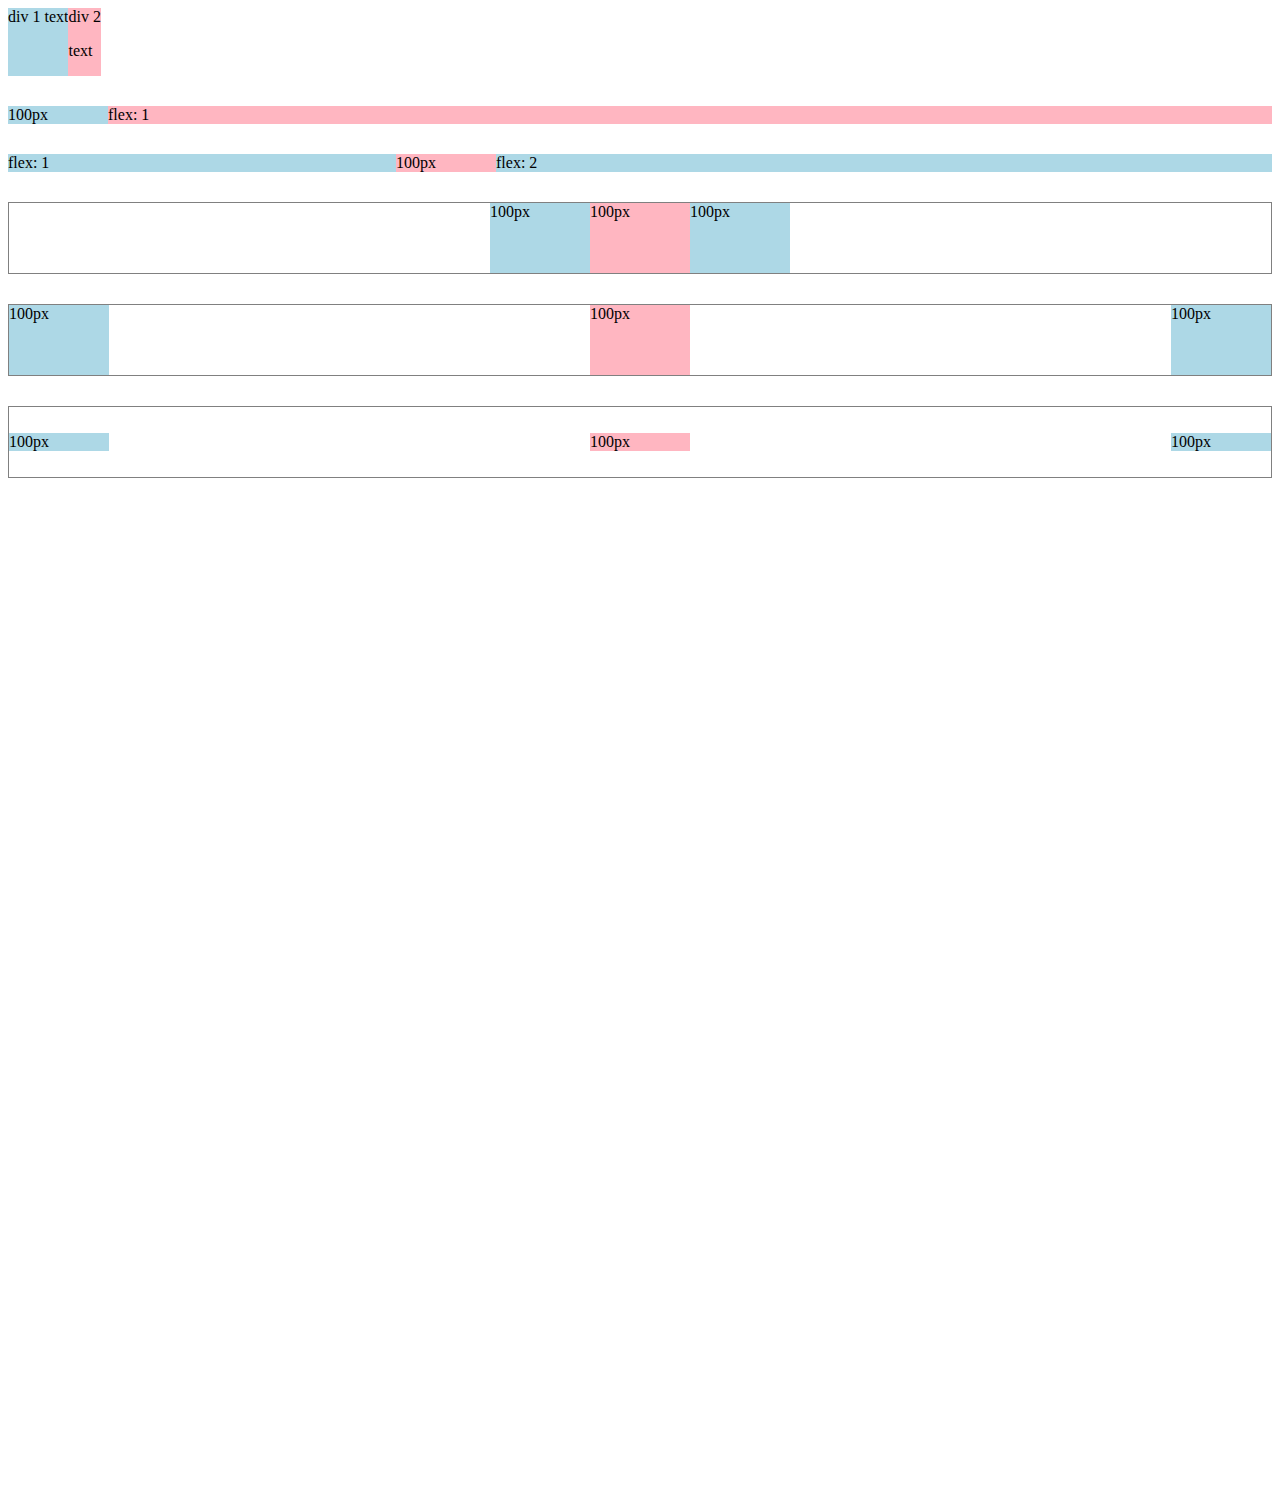
<file: html-css course/flexbox.html>
<!DOCTYPE html>
<html>
  <head>
    <title>Flexbox Practice</title>
  </head>
  <body style="padding-bottom: 1000px;">
    <div style="
      display: flex;
      flex-direction: row;
    ">
      <div style="background-color: lightblue;">div 1 text</div>
      <div style="background-color: lightpink;">div 2 <p>text</p></div>
    </div>

    <div style="
      margin-top: 30px;
      display: flex;
      flex-direction: row;
    ">
      <div style="
        background-color: lightblue;
        width: 100px;
      ">100px</div>
      <div style="
        background-color: lightpink;
        flex: 1;
      ">flex: 1</div>
    </div>

    <div style="
      margin-top: 30px;
      display: flex;
      flex-direction: row;
    ">
      <div style="
        background-color: lightblue;
        flex: 1;
      ">flex: 1</div>
      <div style="
        background-color: lightpink;
        width: 100px;
      ">100px</div>
      <div style="
        background-color: lightblue;
        flex: 2;
      ">flex: 2</div>
    </div>

    <div style="
      margin-top: 30px;
      height: 70px;
      border-width: 1px;
      border-style: solid;
      border-color: gray;

      display: flex;
      flex-direction: row;
      justify-content: center;
    ">
      <div style="
        background-color: lightblue;
        width: 100px;
      ">100px</div>
      <div style="
        background-color: lightpink;
        width: 100px;
      ">100px</div>
      <div style="
        background-color: lightblue;
        width: 100px;
      ">100px</div>
    </div>

    <div style="
      margin-top: 30px;
      height: 70px;
      border-width: 1px;
      border-style: solid;
      border-color: gray;

      display: flex;
      flex-direction: row;
      justify-content: space-between;
    ">
      <div style="
        background-color: lightblue;
        width: 100px;
      ">100px</div>
      <div style="
        background-color: lightpink;
        width: 100px;
      ">100px</div>
      <div style="
        background-color: lightblue;
        width: 100px;
      ">100px</div>
    </div>

    <div style="
      margin-top: 30px;
      height: 70px;
      border-width: 1px;
      border-style: solid;
      border-color: gray;

      display: flex;
      flex-direction: row;
      justify-content: space-between;
      align-items: center;
    ">
      <div style="
        background-color: lightblue;
        width: 100px;
      ">100px</div>
      <div style="
        background-color: lightpink;
        width: 100px;
      ">100px</div>
      <div style="
        background-color: lightblue;
        width: 100px;
      ">100px</div>
    </div>
  </body>
</html>
</file>
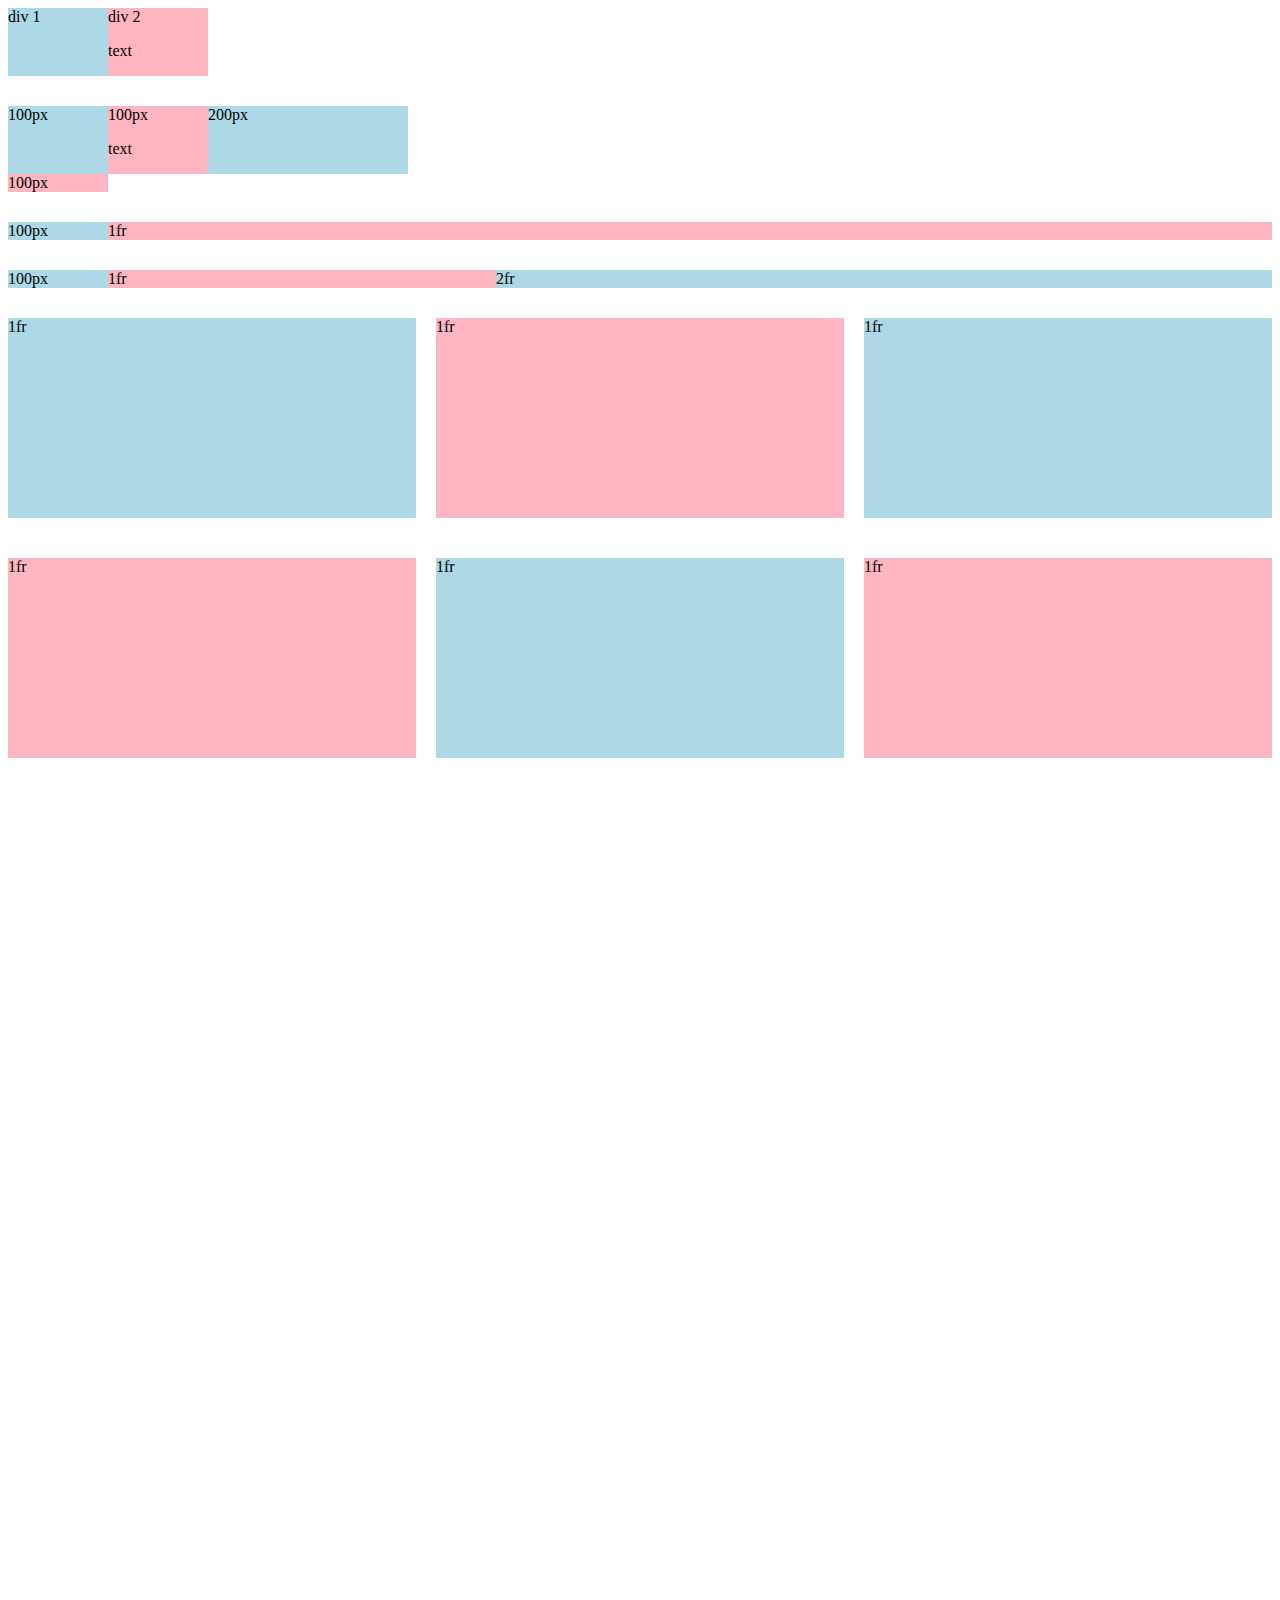
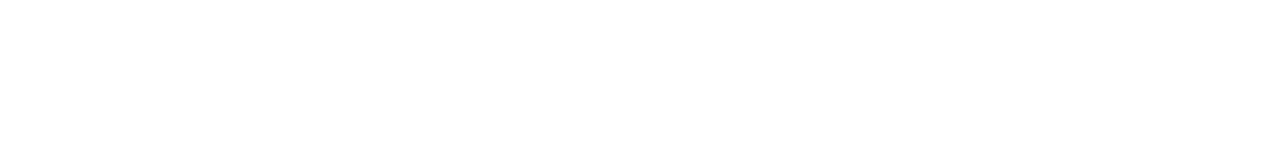
<file: html-css course/grid.html>
<!DOCTYPE html>
<html>
  <head>
    <title>Grid Practice</title>
  </head>
  <body style="padding-bottom: 1000px;">
    <div style="
      display: grid;
      grid-template-columns: 100px 100px;
    ">
      <div style="background-color: lightblue;">div 1</div>
      <div style="background-color: lightpink;">div 2<p>text</p></div>
    </div>

    <div style="
      margin-top: 30px;
      display: grid;
      grid-template-columns: 100px 100px 200px;
    ">
      <div style="background-color: lightblue;">100px</div>
      <div style="background-color: lightpink;">100px<p>text</p></div>
      <div style="background-color: lightblue;">200px</div>
      <div style="background-color: lightpink;">100px</div>
    </div>

    <div style="
      margin-top: 30px;
      display: grid;
      grid-template-columns: 100px 1fr;
    ">
      <div style="background-color: lightblue;">100px</div>
      <div style="background-color: lightpink;">1fr</div>
    </div>

    <div style="
      margin-top: 30px;
      display: grid;
      grid-template-columns: 100px 1fr 2fr;
    ">
      <div style="background-color: lightblue;">100px</div>
      <div style="background-color: lightpink;">1fr</div>
      <div style="background-color: lightblue;">2fr</div>
    </div>

    <div style="
      margin-top: 30px;
      display: grid;
      grid-template-columns: 1fr 1fr 1fr;
      column-gap: 20px;
      row-gap: 40px;
    ">
      <div style="background-color: lightblue; height: 200px;">1fr</div>
      <div style="background-color: lightpink; height: 200px;">1fr</div>
      <div style="background-color: lightblue; height: 200px;">1fr</div>
      <div style="background-color: lightpink; height: 200px;">1fr</div>
      <div style="background-color: lightblue; height: 200px;">1fr</div>
      <div style="background-color: lightpink; height: 200px;">1fr</div>
    </div>
  </body>
</html>
</file>
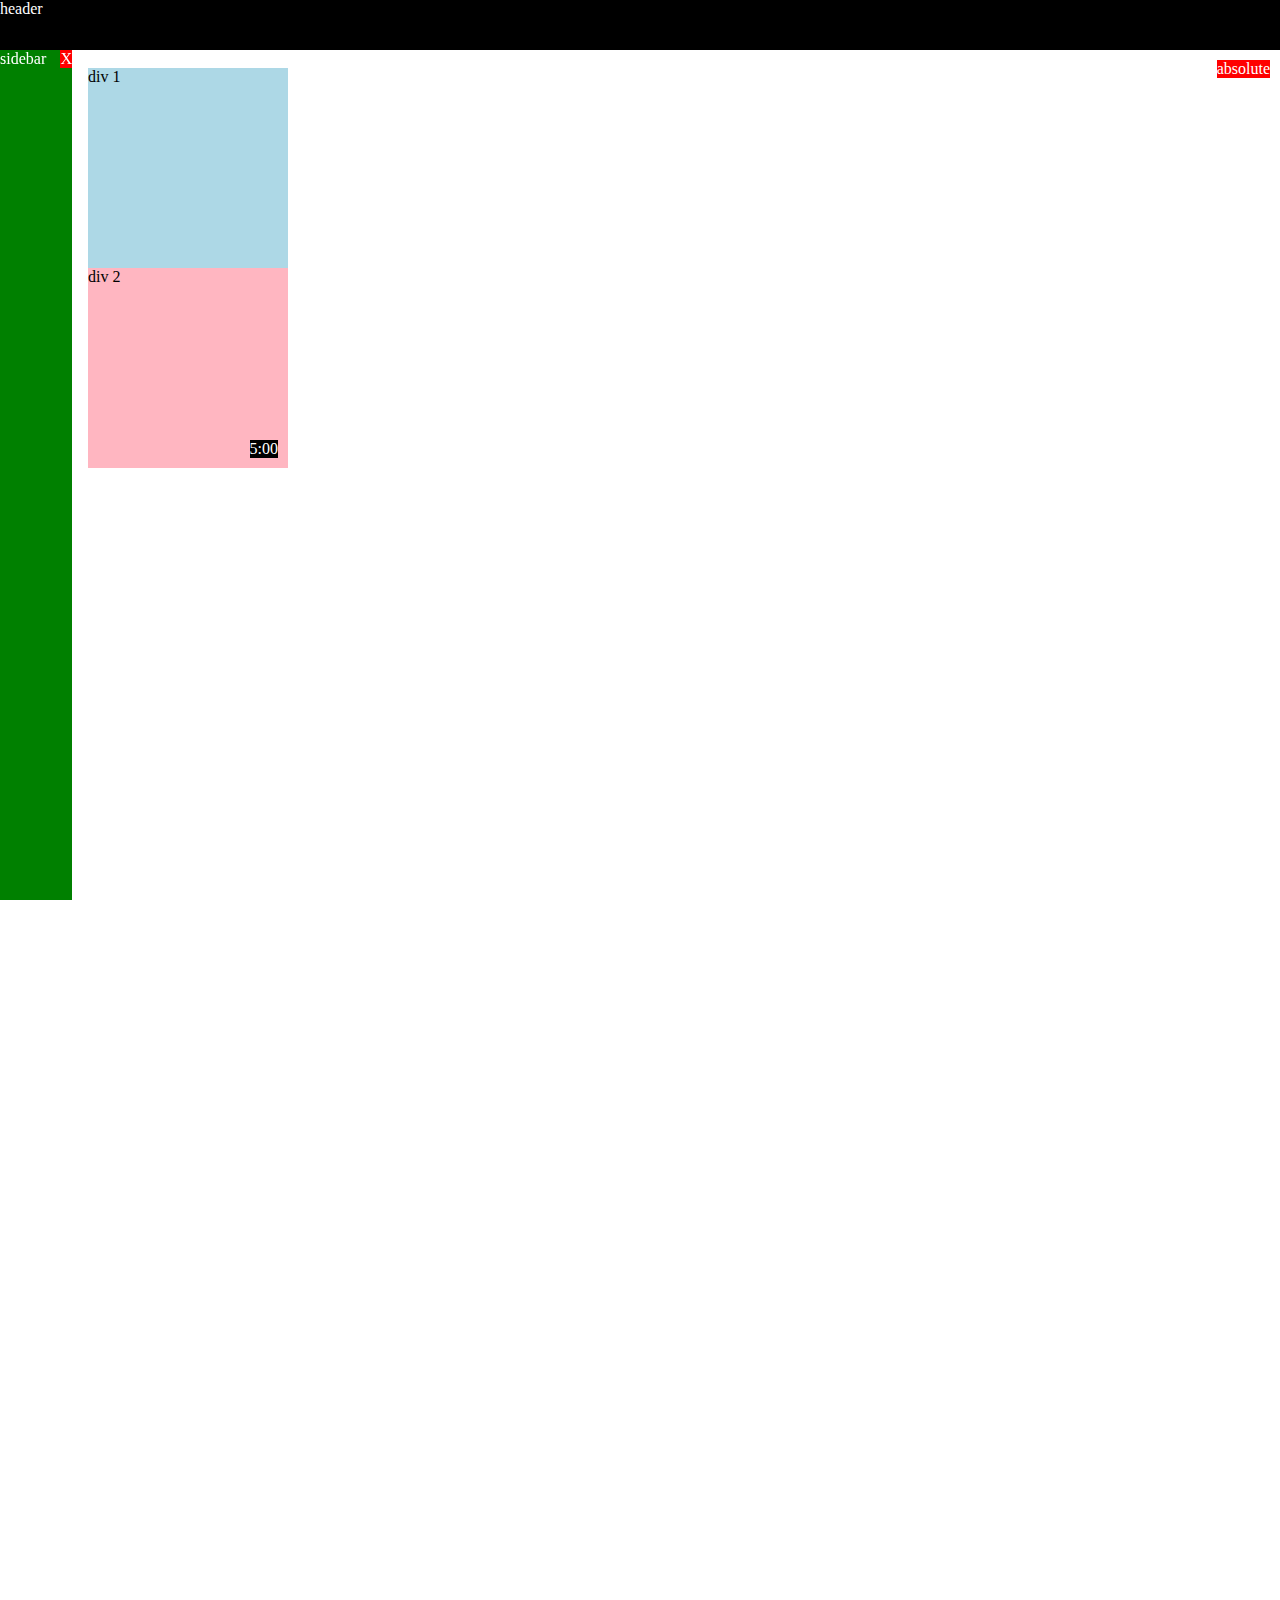
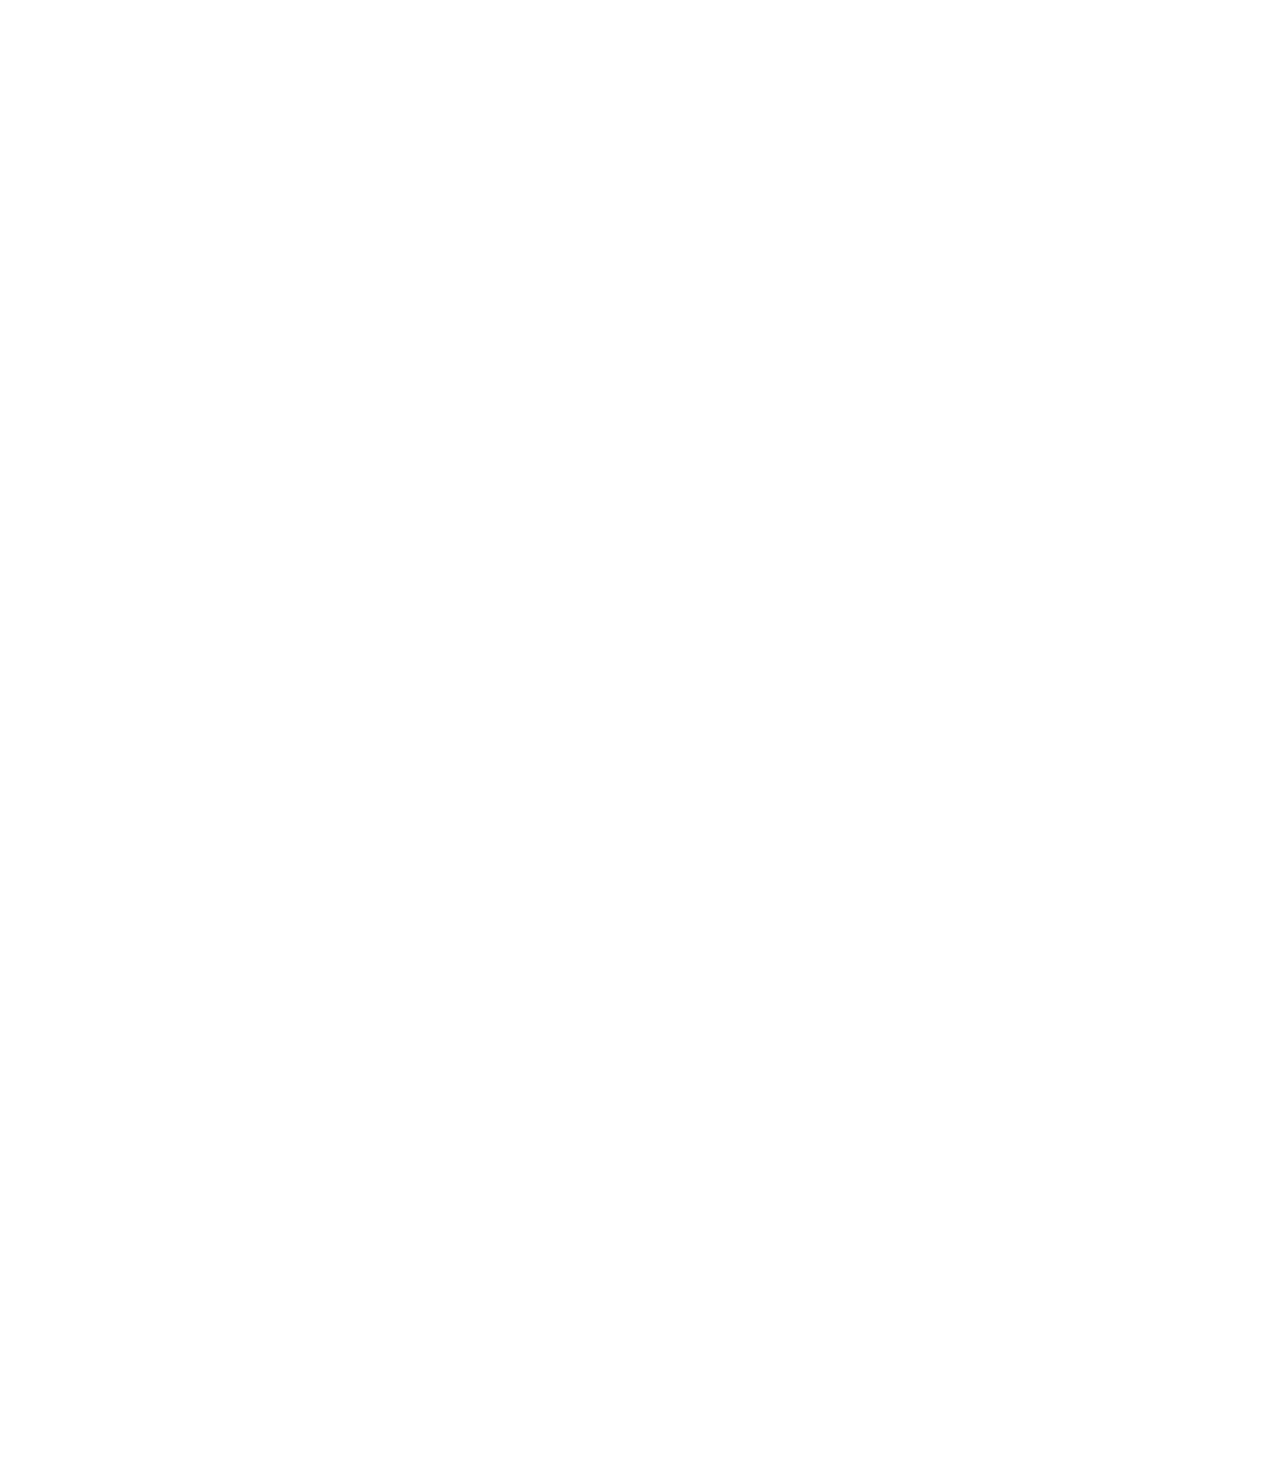
<file: html-css course/position.html>
<!DOCTYPE html>
<html>
  <head>
    <title>Position Practice</title>
  </head>
  <body style="
    height: 3000px;
    padding-top: 60px;
    padding-left: 80px;
  ">
    <div style="
      background-color: black;
      color: white;
      position: fixed;
      top: 0;
      left: 0;
      right: 0;
      height: 50px;
      z-index: 100;
    ">header</div>

    <div style="
      background-color: green;
      color: white;
      position: fixed;
      left: 0;
      bottom: 0;
      top: 50px;
      width: 72px;
    ">
      sidebar
      <div style="
        position: absolute;
        background-color: red;
        color: white;
        top: 0;
        right: 0;
      ">
        X
      </div>
    </div>

    <div style="
      position: absolute;
      background-color: red;
      color: white;
      top: 60px;
      right: 10px;
    ">
      absolute
    </div>

    <div style="
      background-color: lightblue;
      height: 200px;
      width: 200px;
      position: static;
    ">div 1</div>
    <div style="
      background-color: lightpink;
      height: 200px;
      width: 200px;
      position: relative;
    ">
      div 2
      <div style="
        position: absolute;
        background-color: black;
        color: white;
        bottom: 10px;
        right: 10px;
      ">
        5:00
      </div>
    </div>

  </body>
</html>
</file>
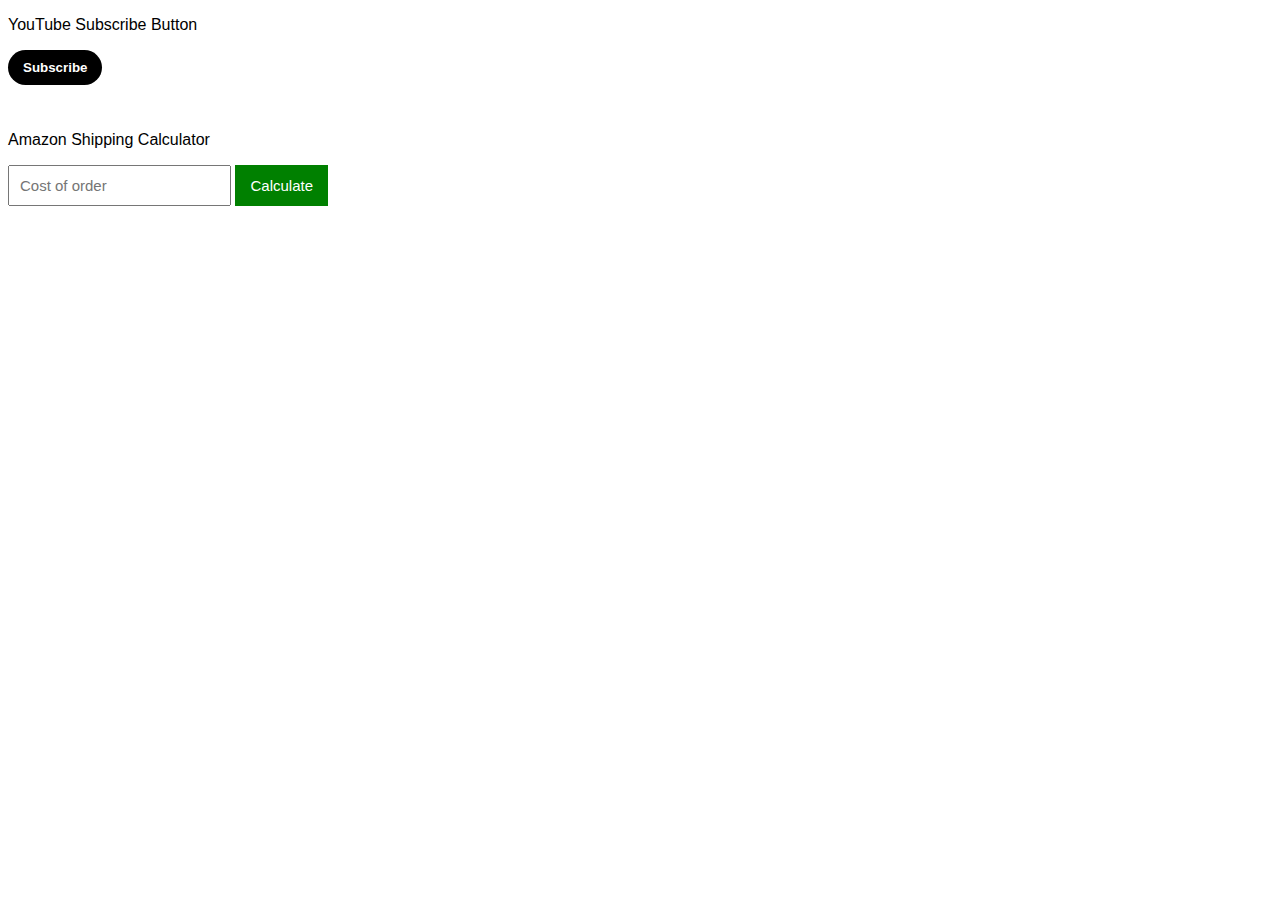
<file: javascript-course/dom-projects.html>
<!DOCTYPE html>
<html>
  <head>
    <title>DOM Projects</title>
    <style>
      body {
        font-family: Arial;
      }

      .subscribe-button {
        border: none;
        background-color: black;
        color: white;
        padding-top: 10px;
        padding-bottom: 10px;
        padding-left: 15px;
        padding-right: 15px;
        font-weight: bold;
        border-radius: 50px;
        cursor: pointer;
        margin-bottom: 30px;
      }

      .is-subscribed {
        background-color: rgb(240, 240, 240);
        color: black;
      }

      .cost-input {
        font-size: 15px;
        /*
        padding-top: 10px;
        padding-bottom: 10px;
        padding-left: 10px;
        padding-right: 10px;
        */
        padding: 10px;
      }

      .calculate-button {
        background-color: green;
        color: white;
        border: none;
        font-size: 15px;
        padding: 12px 15px;
        cursor: pointer;
      }
    </style>
  </head>
  <body>
    <p>YouTube Subscribe Button</p>
    <button onclick="
      subscribe();
    " class="js-subscribe-button subscribe-button">
      Subscribe
    </button>

    <p>Amazon Shipping Calculator</p>
    <input placeholder="Cost of order" class="js-cost-input cost-input" onkeydown="
      handleCostKeydown(event);
    ">
    <button onclick="
      calculateTotal();
    " class="calculate-button">Calculate</button>
    <p class="js-total-cost"></p>

    <script>
      String(25)
      console.log('25' - 5);
      console.log('25' + 5);

      window.document
      window.console.log('window');
      window.alert

      function handleCostKeydown(event) {
        if (event.key === 'Enter') {
          calculateTotal();
        }
      }

      function calculateTotal() {
        const inputElement = document.querySelector('.js-cost-input');
        let cost = Number(inputElement.value);

        if (cost < 40) {
          cost = cost + 10;
        }

        document.querySelector('.js-total-cost')
          .innerHTML = `$${cost}`;
      }

      function subscribe() {
        const buttonElement = document.querySelector('.js-subscribe-button');

        if (buttonElement.innerText === 'Subscribe') {
          buttonElement.innerHTML = 'Subscribed';
          buttonElement.classList.add('is-subscribed');
        } else {
          buttonElement.innerHTML = 'Subscribe';
          buttonElement.classList.remove('is-subscribed');
        }
      }

    </script>
  </body>
</html>
</file>
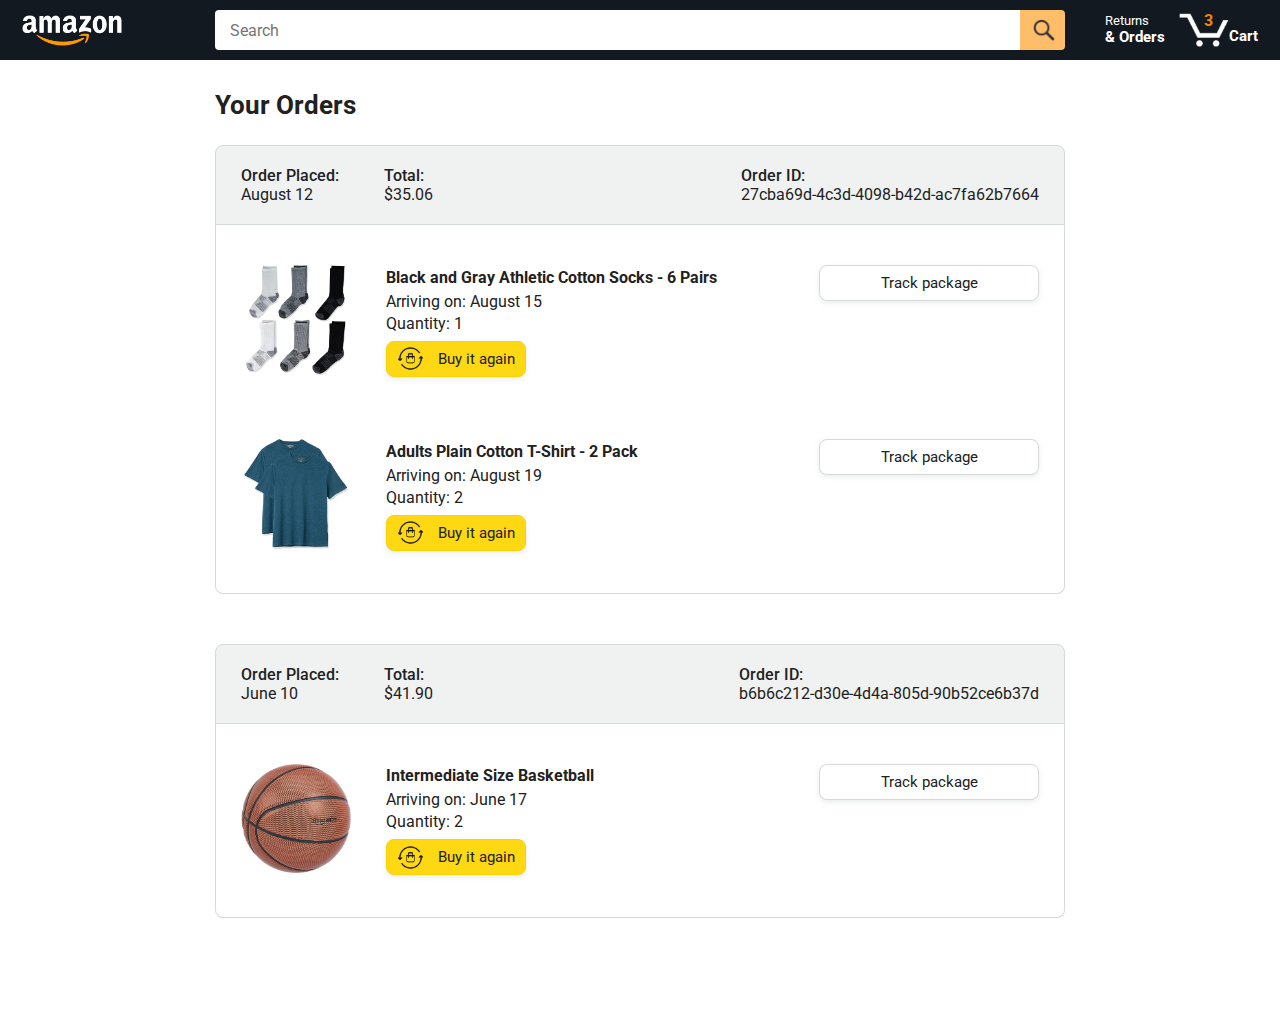
<file: javascript-course/orders.html>
<!DOCTYPE html>
<html>
  <head>
    <title>Orders</title>

    <!-- This code is needed for responsive design to work.
      (Responsive design = make the website look good on
      smaller screen sizes like a phone or a tablet). -->
    <meta name="viewport" content="width=device-width, initial-scale=1">

    <!-- Load a font called Roboto from Google Fonts. -->
    <link rel="preconnect" href="https://fonts.googleapis.com">
    <link rel="preconnect" href="https://fonts.gstatic.com" crossorigin>
    <link href="https://fonts.googleapis.com/css2?family=Roboto:wght@400;500;700&display=swap" rel="stylesheet">

    <!-- Here are the CSS files for this page. -->
    <link rel="stylesheet" href="styles/shared/general.css">
    <link rel="stylesheet" href="styles/shared/amazon-header.css">
    <link rel="stylesheet" href="styles/pages/orders.css">
  </head>
  <body>
    <div class="amazon-header">
      <div class="amazon-header-left-section">
        <a href="amazon.html" class="header-link">
          <img class="amazon-logo"
            src="images/amazon-logo-white.png">
          <img class="amazon-mobile-logo"
            src="images/amazon-mobile-logo-white.png">
        </a>
      </div>

      <div class="amazon-header-middle-section">
        <input class="search-bar" type="text" placeholder="Search">

        <button class="search-button">
          <img class="search-icon" src="images/icons/search-icon.png">
        </button>
      </div>

      <div class="amazon-header-right-section">
        <a class="orders-link header-link" href="orders.html">
          <span class="returns-text">Returns</span>
          <span class="orders-text">& Orders</span>
        </a>

        <a class="cart-link header-link" href="checkout.html">
          <img class="cart-icon" src="images/icons/cart-icon.png">
          <div class="cart-quantity">3</div>
          <div class="cart-text">Cart</div>
        </a>
      </div>
    </div>

    <div class="main">
      <div class="page-title">Your Orders</div>

      <div class="orders-grid">
        <div class="order-container">
          
          <div class="order-header">
            <div class="order-header-left-section">
              <div class="order-date">
                <div class="order-header-label">Order Placed:</div>
                <div>August 12</div>
              </div>
              <div class="order-total">
                <div class="order-header-label">Total:</div>
                <div>$35.06</div>
              </div>
            </div>

            <div class="order-header-right-section">
              <div class="order-header-label">Order ID:</div>
              <div>27cba69d-4c3d-4098-b42d-ac7fa62b7664</div>
            </div>
          </div>

          <div class="order-details-grid">
            <div class="product-image-container">
              <img src="images/products/athletic-cotton-socks-6-pairs.jpg">
            </div>

            <div class="product-details">
              <div class="product-name">
                Black and Gray Athletic Cotton Socks - 6 Pairs
              </div>
              <div class="product-delivery-date">
                Arriving on: August 15
              </div>
              <div class="product-quantity">
                Quantity: 1
              </div>
              <button class="buy-again-button button-primary">
                <img class="buy-again-icon" src="images/icons/buy-again.png">
                <span class="buy-again-message">Buy it again</span>
              </button>
            </div>

            <div class="product-actions">
              <a href="tracking.html">
                <button class="track-package-button button-secondary">
                  Track package
                </button>
              </a>
            </div>

            <div class="product-image-container">
              <img src="images/products/adults-plain-cotton-tshirt-2-pack-teal.jpg">
            </div>

            <div class="product-details">
              <div class="product-name">
                Adults Plain Cotton T-Shirt - 2 Pack
              </div>
              <div class="product-delivery-date">
                Arriving on: August 19
              </div>
              <div class="product-quantity">
                Quantity: 2
              </div>
              <button class="buy-again-button button-primary">
                <img class="buy-again-icon" src="images/icons/buy-again.png">
                <span class="buy-again-message">Buy it again</span>
              </button>
            </div>

            <div class="product-actions">
              <a href="tracking.html">
                <button class="track-package-button button-secondary">
                  Track package
                </button>
              </a>
            </div>
          </div>
        </div>

        <div class="order-container">

          <div class="order-header">
            <div class="order-header-left-section">
              <div class="order-date">
                <div class="order-header-label">Order Placed:</div>
                <div>June 10</div>
              </div>
              <div class="order-total">
                <div class="order-header-label">Total:</div>
                <div>$41.90</div>
              </div>
            </div>

            <div class="order-header-right-section">
              <div class="order-header-label">Order ID:</div>
              <div>b6b6c212-d30e-4d4a-805d-90b52ce6b37d</div>
            </div>
          </div>

          <div class="order-details-grid">
            <div class="product-image-container">
              <img src="images/products/intermediate-composite-basketball.jpg">
            </div>

            <div class="product-details">
              <div class="product-name">
                Intermediate Size Basketball
              </div>
              <div class="product-delivery-date">
                Arriving on: June 17
              </div>
              <div class="product-quantity">
                Quantity: 2
              </div>
              <button class="buy-again-button button-primary">
                <img class="buy-again-icon" src="images/icons/buy-again.png">
                <span class="buy-again-message">Buy it again</span>
              </button>
            </div>

            <div class="product-actions">
              <a href="tracking.html">
                <button class="track-package-button button-secondary">
                  Track package
                </button>
              </a>
            </div>
          </div>
        </div>
      </div>
    </div>
  </body>
</html>
</file>
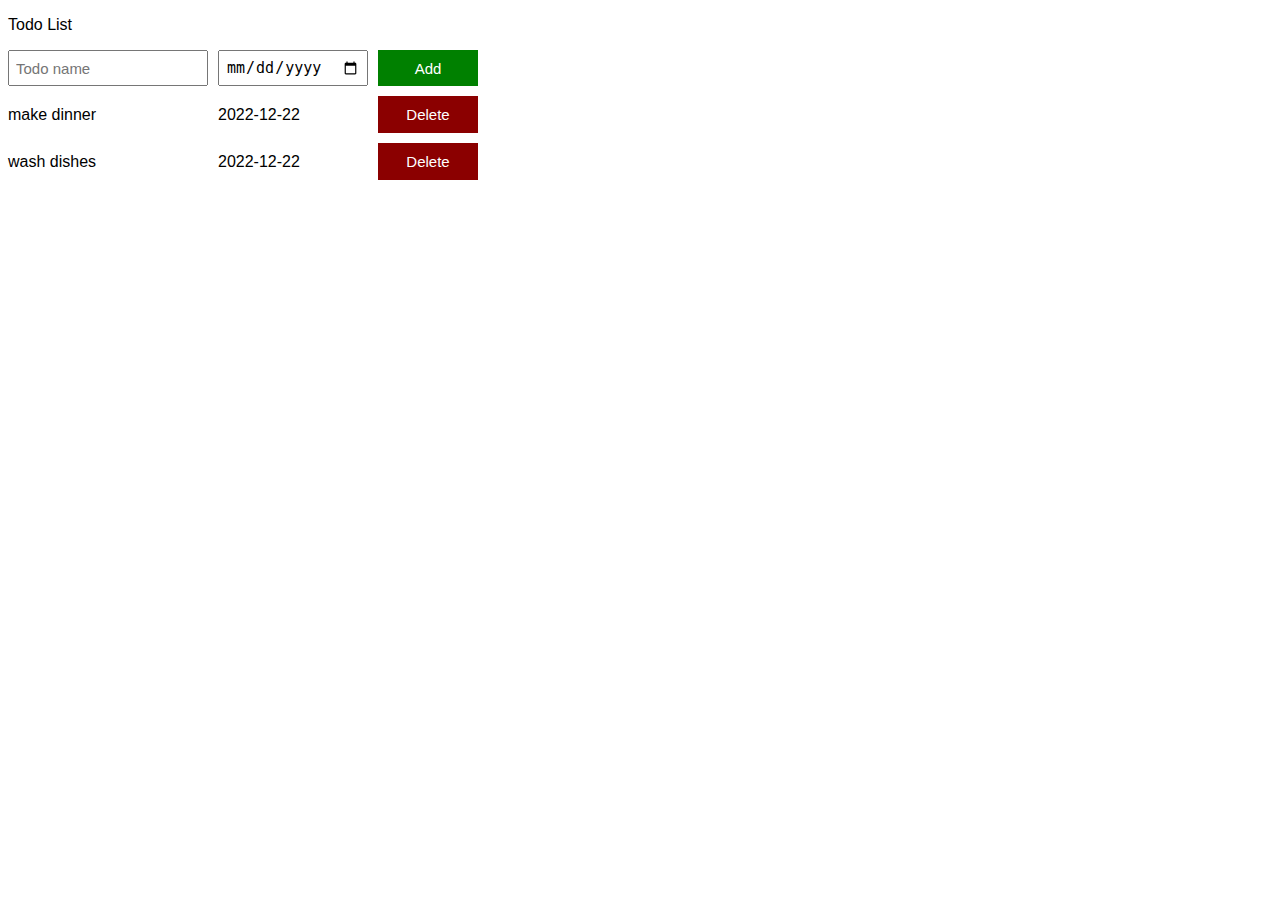
<file: javascript-course/todo-list.html>
<!DOCTYPE html>
<html>
  <head>
    <title>Todo List</title>
    <link rel="stylesheet" href="styles/12-todo-list.css">
  </head>
  <body>
    <p>Todo List</p>

    <div class="todo-input-grid">
      <input placeholder="Todo name"
        class="js-name-input name-input">
      <input type="date"
        class="js-due-date-input due-date-input">
      <button class="add-todo-button js-add-todo-button">Add</button>
    </div>

    <div class="js-todo-list todo-grid"></div>

    <script src="scripts/12-todo-list.js"></script>
  </body>
</html>
</file>
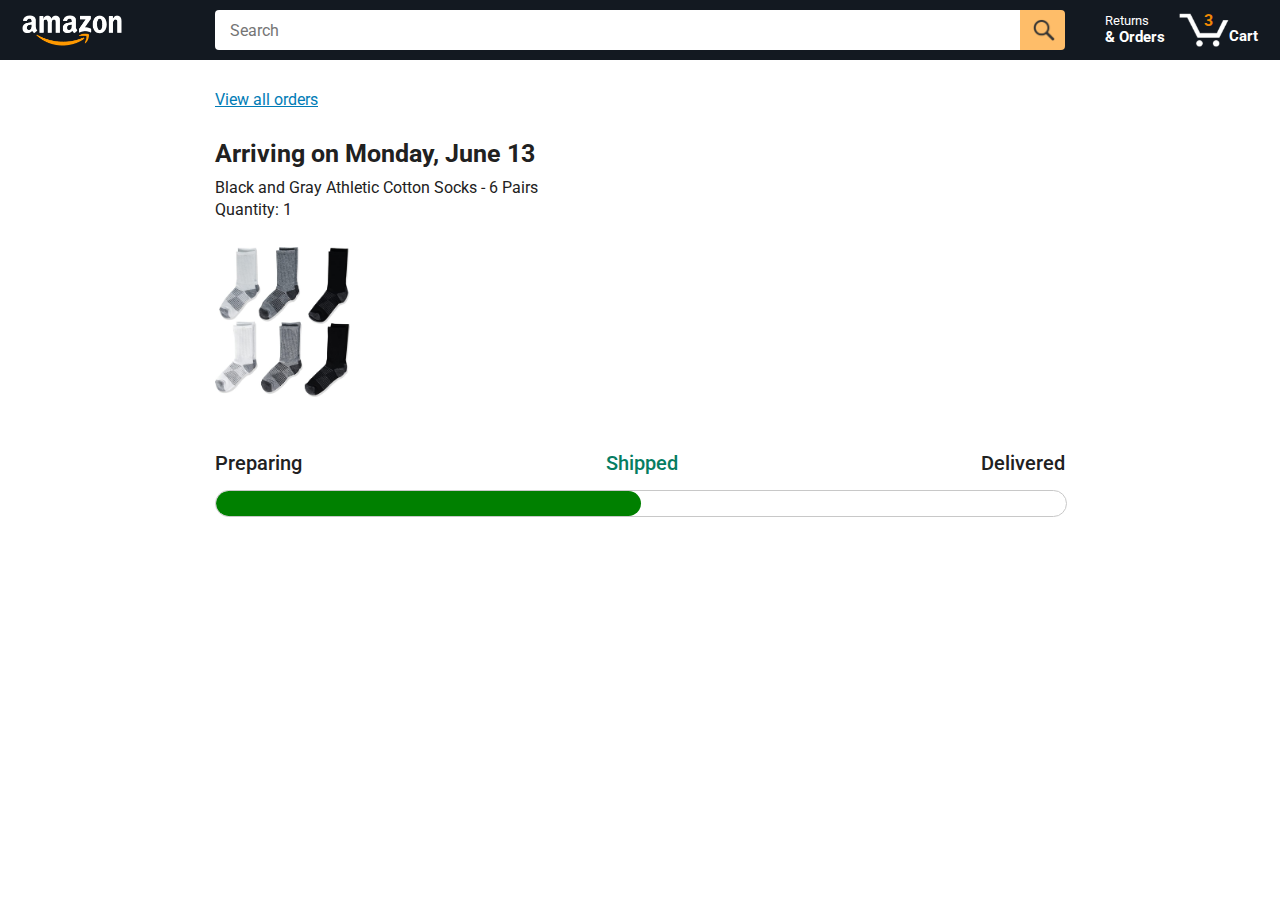
<file: javascript-course/tracking.html>
<!DOCTYPE html>
<html>
  <head>
    <title>Tracking</title>

    <!-- This code is needed for responsive design to work.
      (Responsive design = make the website look good on
      smaller screen sizes like a phone or a tablet). -->
    <meta name="viewport" content="width=device-width, initial-scale=1">

    <!-- Load a font called Roboto from Google Fonts. -->
    <link rel="preconnect" href="https://fonts.googleapis.com">
    <link rel="preconnect" href="https://fonts.gstatic.com" crossorigin>
    <link href="https://fonts.googleapis.com/css2?family=Roboto:wght@400;500;700&display=swap" rel="stylesheet">

    <!-- Here are the CSS files for this page. -->
    <link rel="stylesheet" href="styles/shared/general.css">
    <link rel="stylesheet" href="styles/shared/amazon-header.css">
    <link rel="stylesheet" href="styles/pages/tracking.css">
  </head>
  <body>
    <div class="amazon-header">
      <div class="amazon-header-left-section">
        <a href="amazon.html" class="header-link">
          <img class="amazon-logo"
            src="images/amazon-logo-white.png">
          <img class="amazon-mobile-logo"
            src="images/amazon-mobile-logo-white.png">
        </a>
      </div>

      <div class="amazon-header-middle-section">
        <input class="search-bar" type="text" placeholder="Search">

        <button class="search-button">
          <img class="search-icon" src="images/icons/search-icon.png">
        </button>
      </div>

      <div class="amazon-header-right-section">
        <a class="orders-link header-link" href="orders.html">
          <span class="returns-text">Returns</span>
          <span class="orders-text">& Orders</span>
        </a>

        <a class="cart-link header-link" href="checkout.html">
          <img class="cart-icon" src="images/icons/cart-icon.png">
          <div class="cart-quantity">3</div>
          <div class="cart-text">Cart</div>
        </a>
      </div>
    </div>

    <div class="main">
      <div class="order-tracking">
        <a class="back-to-orders-link link-primary" href="orders.html">
          View all orders
        </a>

        <div class="delivery-date">
          Arriving on Monday, June 13
        </div>

        <div class="product-info">
          Black and Gray Athletic Cotton Socks - 6 Pairs
        </div>

        <div class="product-info">
          Quantity: 1
        </div>

        <img class="product-image" src="images/products/athletic-cotton-socks-6-pairs.jpg">

        <div class="progress-labels-container">
          <div class="progress-label">
            Preparing
          </div>
          <div class="progress-label current-status">
            Shipped
          </div>
          <div class="progress-label">
            Delivered
          </div>
        </div>

        <div class="progress-bar-container">
          <div class="progress-bar"></div>
        </div>
      </div>
    </div>
  </body>
</html>
</file>
<file: javascript-course/styles/shared/general.css>
body {
  font-family: Roboto, Arial;
  color: rgb(33, 33, 33);
  /* The <body> element has a default margin of 8px
     on all sides. This removes the default margins. */
  margin: 0;
}

/* <p> elements have a default margin on the top
   and bottom. This removes the default margins. */
p {
  margin: 0;
}

button {
  cursor: pointer;
}

select {
  cursor: pointer;
}

input, select, button {
  font-family: Roboto, Arial;
}

.button-primary {
  color: rgb(33, 33, 33);
  background-color: rgb(255, 216, 20);
  border: 1px solid rgb(252, 210, 0);
  border-radius: 8px;
  cursor: pointer;
  box-shadow: 0 2px 5px rgba(213, 217, 217, 0.5);
}

.button-primary:hover {
  background-color: rgb(247, 202, 0);
  border: 1px solid rgb(242, 194, 0);
}

.button-primary:active {
  background: rgb(255, 216, 20);
  border-color: rgb(252, 210, 0);
  box-shadow: none;
}

.button-secondary {
  color: rgb(33, 33, 33);
  background: white;
  border: 1px solid rgb(213, 217, 217);
  border-radius: 8px;
  cursor: pointer;
  box-shadow: 0 2px 5px rgba(213, 217, 217, 0.5);
}

.button-secondary:hover {
  background-color: rgb(247, 250, 250);
}

.button-secondary:active {
  background-color: rgb(237, 253, 255);
  box-shadow: none;
}

/* These styles will limit text to 2 lines. Anything
   beyond 2 lines will be replaced with "..."
   You can find this code by using an A.I. tool or by
   searching in Google.
   https://css-tricks.com/almanac/properties/l/line-clamp/ */
.limit-text-to-2-lines {
  display: -webkit-box;
  -webkit-line-clamp: 2;
  -webkit-box-orient: vertical;
  overflow: hidden;
}

.link-primary {
  color: rgb(1, 124, 182);
  cursor: pointer;
}

.link-primary:hover {
  color: rgb(196, 80, 0);
}

/* Styles for dropdown selectors. */
select {
  color: rgb(33, 33, 33);
  background-color: rgb(240, 240, 240);
  border: 1px solid rgb(213, 217, 217);
  border-radius: 8px;
  padding: 3px 5px;
  font-size: 15px;
  cursor: pointer;
  box-shadow: 0 2px 5px rgba(213, 217, 217, 0.5);
}

select:focus,
input:focus {
  outline: 2px solid rgb(255, 153, 0);
}
</file>
<file: javascript-course/styles/shared/amazon-header.css>
.amazon-header {
  background-color: rgb(19, 25, 33);
  color: white;
  padding-left: 15px;
  padding-right: 15px;

  display: flex;
  align-items: center;
  justify-content: space-between;

  position: fixed;
  top: 0;
  left: 0;
  right: 0;
  height: 60px;
}

.amazon-header-left-section {
  width: 180px;
}

@media (max-width: 800px) {
  .amazon-header-left-section {
    width: unset;
  }
}

.header-link {
  display: inline-block;
  padding: 6px;
  border-radius: 2px;
  cursor: pointer;
  text-decoration: none;
  border: 1px solid rgba(0, 0, 0, 0);
}

.header-link:hover {
  border: 1px solid white;
}

.amazon-logo {
  width: 100px;
  margin-top: 5px;
}

.amazon-mobile-logo {
  display: none;
}

@media (max-width: 575px) {
  .amazon-logo {
    display: none;
  }

  .amazon-mobile-logo {
    display: block;
    height: 35px;
    margin-top: 5px;
  }
}

.amazon-header-middle-section {
  flex: 1;
  max-width: 850px;
  margin-left: 10px;
  margin-right: 10px;
  display: flex;
}

.search-bar {
  flex: 1;
  width: 0;
  font-size: 16px;
  height: 38px;
  padding-left: 15px;
  border: none;
  border-top-left-radius: 4px;
  border-bottom-left-radius: 4px;
  border-top-right-radius: 0;
  border-bottom-right-radius: 0;
}

.search-button {
  background-color: rgb(254, 189, 105);
  border: none;
  width: 45px;
  height: 40px;
  border-top-right-radius: 4px;
  border-bottom-right-radius: 4px;
  flex-shrink: 0;
}

.search-icon {
  height: 22px;
  margin-left: 2px;
  margin-top: 3px;
}

.amazon-header-right-section {
  width: 180px;
  flex-shrink: 0;
  display: flex;
  justify-content: end;
}

.orders-link {
  color: white;
}

.returns-text {
  display: block;
  font-size: 13px;
}

.orders-text {
  display: block;
  font-size: 15px;
  font-weight: 700;
}

.cart-link {
  color: white;
  display: flex;
  align-items: center;
  position: relative;
}

.cart-icon {
  width: 50px;
}

.cart-text {
  margin-top: 12px;
  font-size: 15px;
  font-weight: 700;
}

.cart-quantity {
  color: rgb(240, 136, 4);
  font-size: 16px;
  font-weight: 700;

  position: absolute;
  top: 4px;
  left: 22px;
  
  width: 26px;
  text-align: center;
}
</file>
<file: javascript-course/styles/pages/orders.css>
.main {
  max-width: 850px;
  margin-top: 90px;
  margin-bottom: 100px;
  padding-left: 20px;
  padding-right: 20px;

  /* margin-left: auto;
     margin-right auto;
     Is a trick for centering an element horizontally
     without needing a container. */
  margin-left: auto;
  margin-right: auto;
}

.page-title {
  font-weight: 700;
  font-size: 26px;
  margin-bottom: 25px;
}

.orders-grid {
  display: grid;
  grid-template-columns: 1fr;
  row-gap: 50px;
}

.order-header {
  background-color: rgb(240, 242, 242);
  border: 1px solid rgb(213, 217, 217);

  display: flex;
  align-items: center;
  justify-content: space-between;

  padding: 20px 25px;
  border-top-left-radius: 8px;
  border-top-right-radius: 8px;
}

.order-header-left-section {
  display: flex;
  flex-shrink: 0;
}

.order-header-label {
  font-weight: 500;
}

.order-date,
.order-total {
  margin-right: 45px;
}

.order-header-right-section {
  flex-shrink: 1;
}

@media (max-width: 575px) {
  .order-header {
    flex-direction: column;
    align-items: start;
    line-height: 23px;
    padding: 15px;
  }

  .order-header-left-section {
    flex-direction: column;
  }

  .order-header-label {
    margin-right: 5px;
  }

  .order-date,
  .order-total {
    display: grid;
    grid-template-columns: auto 1fr;
    margin-right: 0;
  }

  .order-header-right-section {
    display: grid;
    grid-template-columns: auto 1fr;
  }
}

.order-details-grid {
  padding: 40px 25px;
  border: 1px solid rgb(213, 217, 217);
  border-top: none;
  border-bottom-left-radius: 8px;
  border-bottom-right-radius: 8px;

  display: grid;
  grid-template-columns: 110px 1fr 220px;
  column-gap: 35px;
  row-gap: 60px;
  align-items: center;
}

@media (max-width: 800px) {
  .order-details-grid {
    grid-template-columns: 110px 1fr;
    row-gap: 0;
    padding-bottom: 8px;
  }
}

@media (max-width: 450px) {
  .order-details-grid {
    grid-template-columns: 1fr;
  }
}

.product-image-container {
  text-align: center;
}

.product-image-container img {
  max-width: 110px;
  max-height: 110px;
}

.product-name {
  font-weight: 700;
  margin-bottom: 5px;
}

.product-delivery-date {
  margin-bottom: 3px;
}

.product-quantity {
  margin-bottom: 8px;
}

.buy-again-button {
  font-size: 15px;
  width: 140px;
  height: 36px;
  border-radius: 8px;

  display: flex;
  align-items: center;
  justify-content: center;
}

.buy-again-icon {
  width: 25px;
  margin-right: 15px;
}

.product-actions {
  align-self: start;
}

.track-package-button {
  width: 100%;
  font-size: 15px;
  padding: 8px;
}

@media (max-width: 800px) {
  .buy-again-button {
    margin-bottom: 10px;
  }

  .product-actions {
    /* grid-column: 2 means this element will be placed
       in column 2 in the grid. (Normally, the column that
       an element is placed in is determined by the order
       of the elements in the HTML. grid-column overrides
       this default ordering). */
    grid-column: 2;
    margin-bottom: 30px;
  }

  .track-package-button {
    width: 140px;
  }
}

@media (max-width: 450px) {
  .product-image-container {
    text-align: center;
    margin-bottom: 25px;
  }

  .product-image-container img {
    max-width: 150px;
    max-height: 150px;
  }

  .product-name {
    margin-bottom: 10px;
  }

  .product-quantity {
    margin-bottom: 15px;
  }

  .buy-again-button {
    width: 100%;
    margin-bottom: 15px;
  }

  .product-actions {
    /* grid-column: auto; undos grid-column: 2; from above.
       This element will now be placed in its normal column
       in the grid. */
    grid-column: auto;
    margin-bottom: 70px;
  }

  .track-package-button {
    width: 100%;
    padding: 12px;
  }
}
</file>
<file: javascript-course/styles/12-todo-list.css>
body {
  font-family: Arial;
}

.todo-grid,
.todo-input-grid {
  display: grid;
  grid-template-columns: 200px 150px 100px;
  column-gap: 10px;
  row-gap: 10px;
  align-items: center;
}

.todo-input-grid {
  margin-bottom: 10px;
  align-items: stretch;
}

.name-input,
.due-date-input {
  font-size: 15px;
  padding: 6px;
}

.add-todo-button {
  background-color: green;
  color: white;
  border: none;
  font-size: 15px;
  cursor: pointer;
}

.delete-todo-button {
  background-color: darkred;
  color: white;
  border: none;
  font-size: 15px;
  cursor: pointer;
  padding-top: 10px;
  padding-bottom: 10px;
}
</file>
<file: javascript-course/styles/pages/tracking.css>
.main {
  max-width: 850px;
  margin-top: 90px;
  margin-bottom: 100px;
  padding-left: 30px;
  padding-right: 30px;

  /* margin-left: auto;
     margin-right auto;
     Is a trick for centering an element horizontally
     without needing a container. */
  margin-left: auto;
  margin-right: auto;
}

.back-to-orders-link {
  display: inline-block;
  margin-bottom: 30px;
}

.delivery-date {
  font-size: 25px;
  font-weight: 700;
  margin-bottom: 10px;
}

.product-info {
  margin-bottom: 3px;
}

.product-image {
  max-width: 150px;
  max-height: 150px;
  margin-top: 25px;
  margin-bottom: 50px;
}

.progress-labels-container {
  display: flex;
  justify-content: space-between;
  font-size: 20px;
  font-weight: 500;
  margin-bottom: 15px;
}

.current-status {
  color: rgb(6, 125, 98);
}

@media (max-width: 575px) {
  .progress-labels-container {
    font-size: 16px;
  }
}

@media (max-width: 450px) {
  .progress-labels-container {
    flex-direction: column;
    margin-bottom: 5px;
  }

  .progress-label {
    margin-bottom: 3px;
  }
}

.progress-bar-container {
  height: 25px;
  width: 100%;

  border: 1px solid rgb(200, 200, 200);
  border-radius: 50px;
  overflow: hidden;
}

.progress-bar {
  height: 100%;
  background-color: green;
  border-radius: 50px;
  width: 50%;
}
</file>
